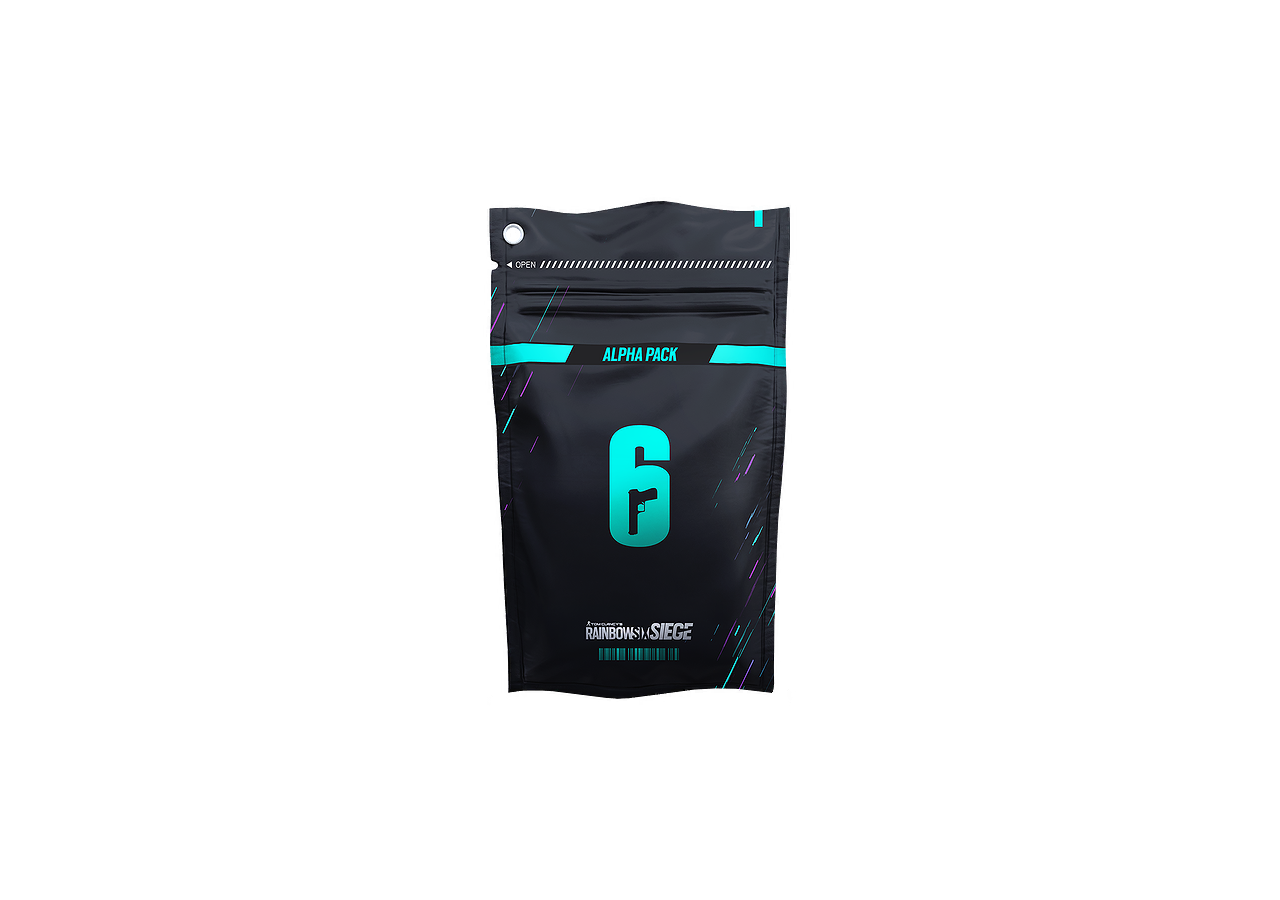
<file: index.html>
<!DOCTYPE html>
<html lang=en>
    <meta charset=UTF-8>
    <title>Merry Christmas!</title>
    <link href=./style.css rel=stylesheet>
    <div class=content>
        <div id=gradient></div>
        <div id=icons style=opacity:0></div>
        <div id=bar1></div>
        <div id=bar2></div>
        <div id=bar3></div>
        <img id=line1 src=./media/sim/line1.png>
        <img id=line2 src=./media/sim/line2.png>
        <img id=line3 src=./media/sim/line3.png>
        <img id=line4 src=./media/sim/line4.png>
        <img id=line5 src=./media/sim/line5.png>
        <div id=ripple></div>
        <img id=item>
        <img id=card onclick=revealItem()>
        <div id=packgrad></div>
        <img id=top src=media/packs/alpha.png>
        <img id=bottom src=media/packs/alpha.png>
        <div id=glow></div>
        <div id=particle1></div>
        <div id=particle2></div>
        <div id=particle3></div>
        <div id=curtain1></div>
        <div id=curtain2></div>
        <div id=curtain3></div>
        <div id=curtain4></div>
        <div id="buttons" style="visibility: hidden;"><a class="btn" href="https://www.wikihow.com/Redeem-a-Steam-Wallet-Code" target=”_blank”>HOW DO I REDEEM???</a> <a class="btn" href="./santa.html" target=”_blank”>Merry Christmas!</a></div>
        <div id=name></div>
        <div id=type>
            <img>
            <a></a>
        </div>
        <div id=rarity>
            <img>
            <a></a>
        </div>
        <script src=./particles.min.js></script>
        <script src=./script.js></script>
    </div>
</file>
